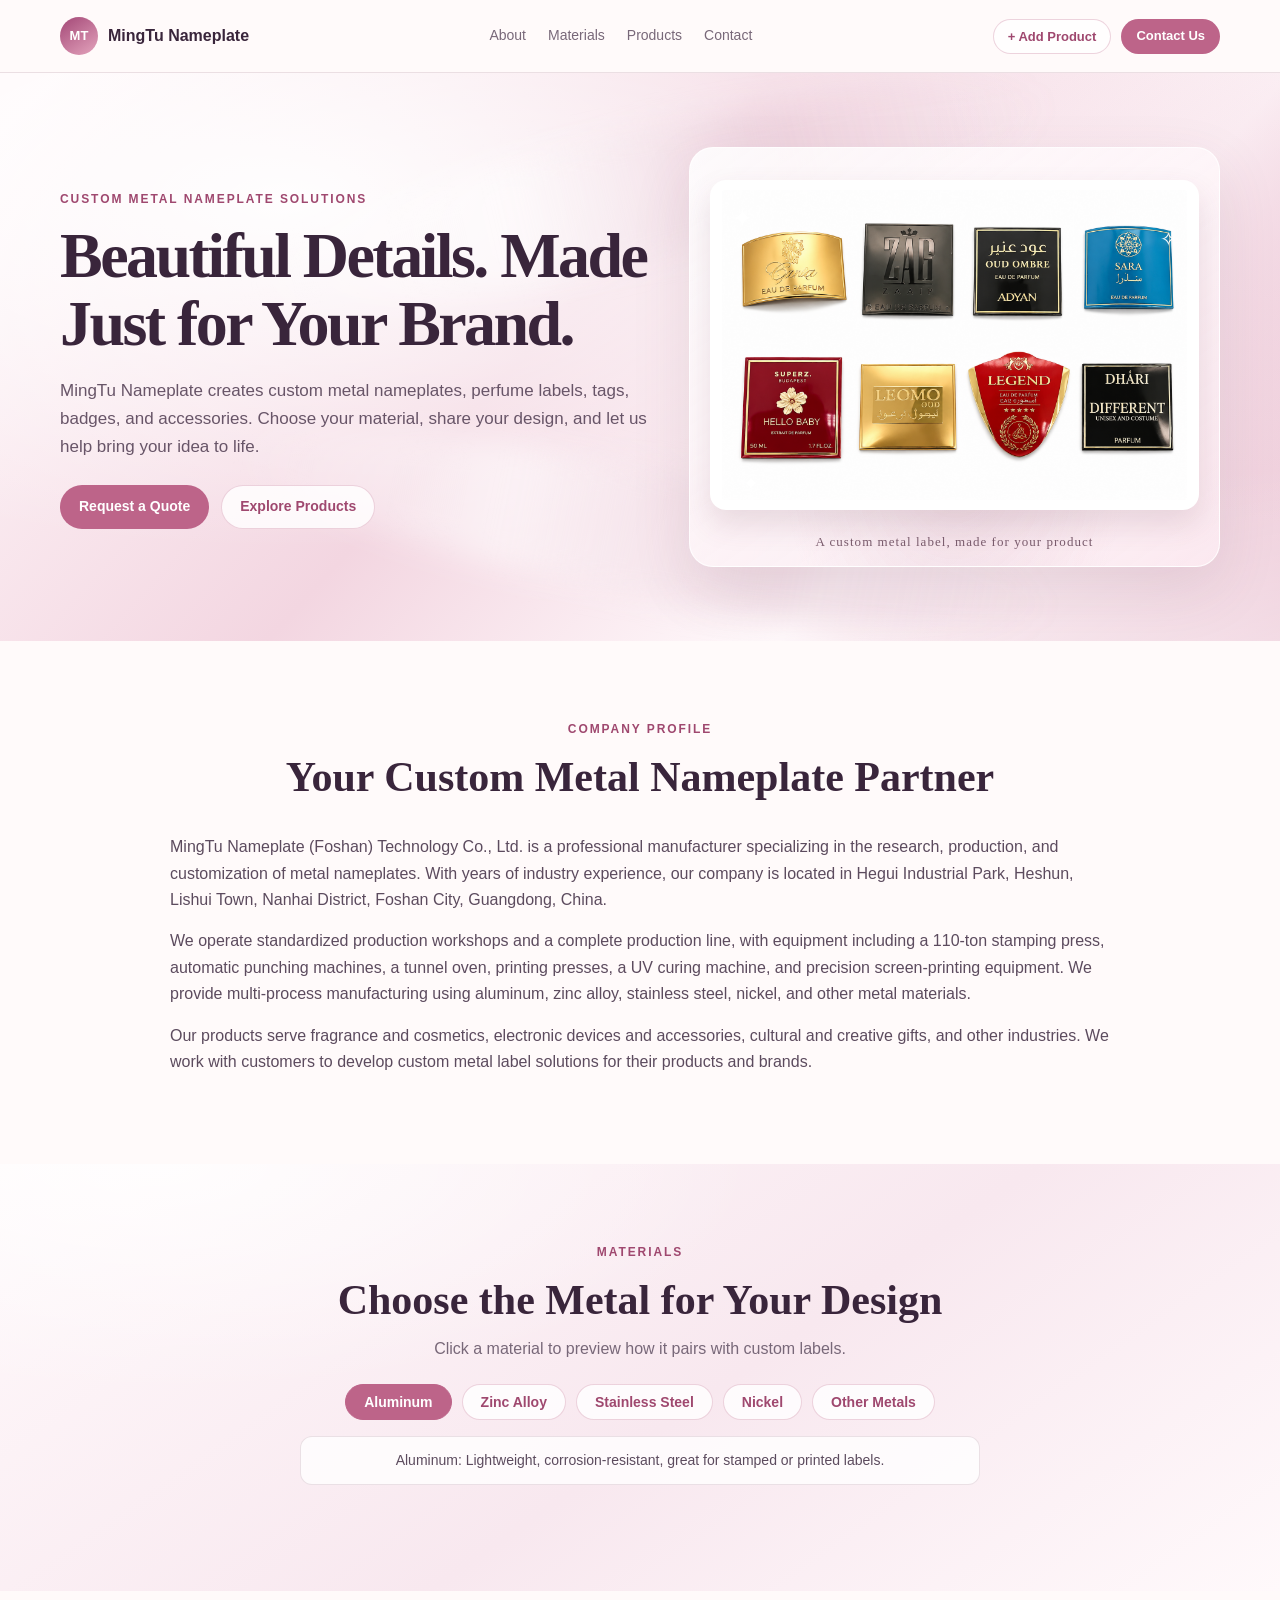
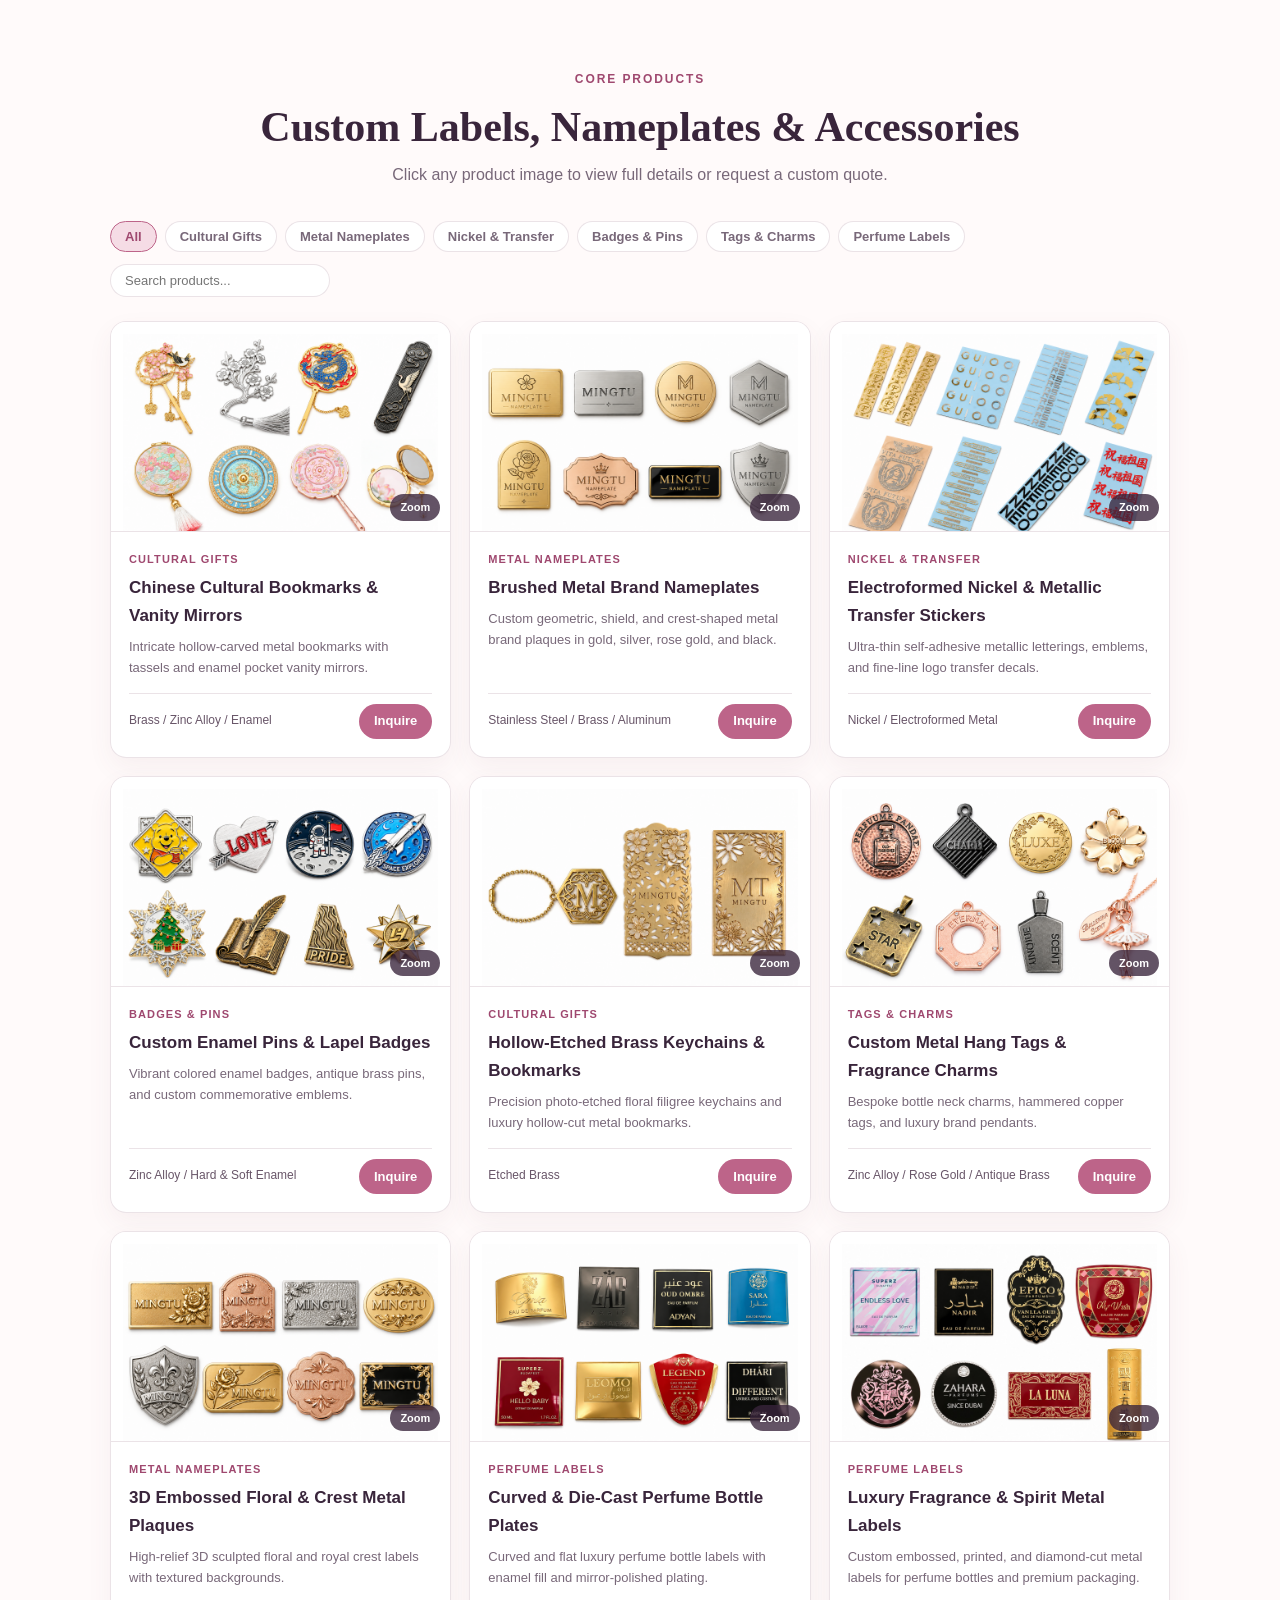
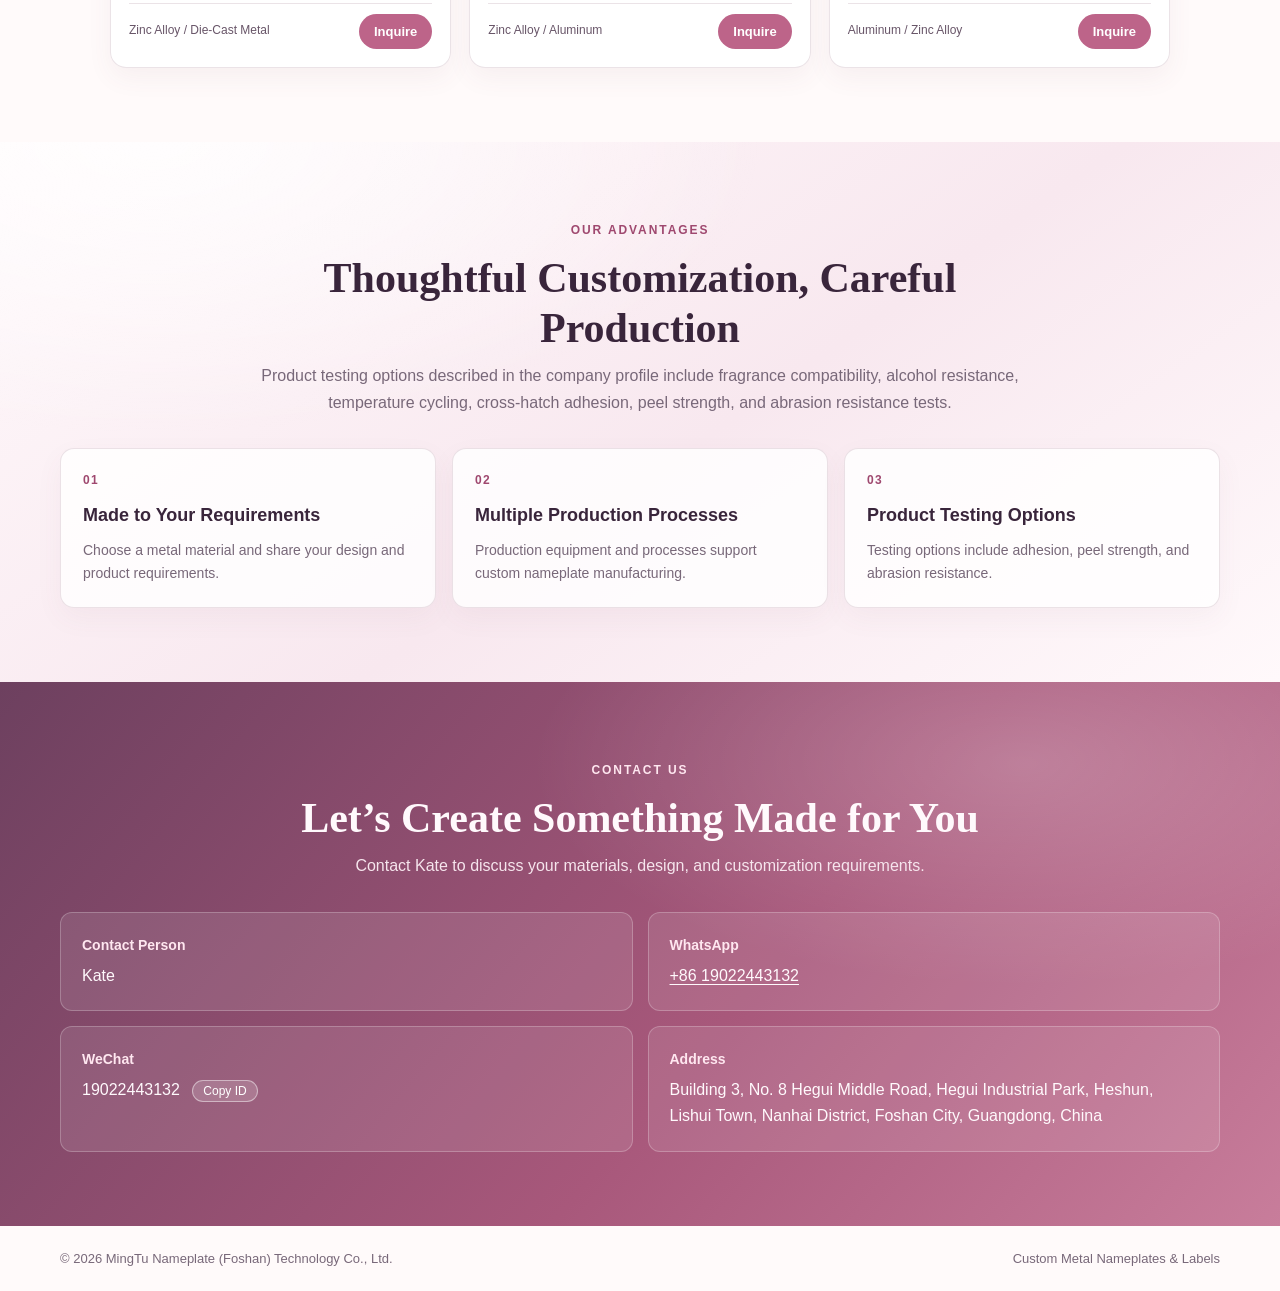
<file: index.html>
<!DOCTYPE html>
<html lang="en">
<head>
  <meta charset="UTF-8" />
  <meta name="viewport" content="width=device-width, initial-scale=1.0" />
  <meta name="description" content="MingTu Nameplate creates custom metal nameplates, perfume labels, tags, and accessories." />
  <title>MingTu Nameplate Kate | Custom Metal Nameplates</title>
  <!--
  ================================================================================
  中文操作指南（GitHub 托管 + 添加新产品与图片说明 - MingTu Nameplate）
  1. GitHub 仓库结构（请确保 images 文件夹与 index.html 在同一目录）：
       - index.html
       - images/image (1).png
       - images/image (2).png
       - images/image (3).png
       - images/image (4).png
       - images/image (5).png
       - images/image (6).png
       - images/image (7).png
       - images/image (8).png
       - images/image (9).png
  2. 替换首屏（Hero）主图：
       在 <section class="hero"> 的 .stage 中修改 heroPhoto 的 src 路径即可。
  3. 添加新产品：
       将新图片上传至 "images" 文件夹，然后在下方 <script> 的 PRODUCTS_DATA 数组中
       复制一个 { ... } 产品对象，修改 name、category、material、image 和 desc 后保存提交。
  ================================================================================
  -->
  <style>
    :root {
      --ink: #39253b;
      --muted: #786879;
      --pink: #bd6489;
      --pink-dark: #9f486f;
      --rose: #f5dce5;
      --line: rgba(132, 82, 106, .16);
      --white: #fffdfd;
    }
    * { box-sizing: border-box; }
    html { scroll-behavior: smooth; }
    body {
      margin: 0;
      color: var(--ink);
      background: #fffafa;
      font-family: Arial, Helvetica, sans-serif;
      line-height: 1.65;
    }
    a { color: inherit; text-decoration: none; }
    button, input, select, textarea { font-family: inherit; }
    code {
      padding: 2px 6px;
      border-radius: 6px;
      background: rgba(189, 100, 137, .12);
      color: var(--pink-dark);
      font-size: 0.9em;
    }
    .container { width: min(1160px, calc(100% - 40px)); margin: 0 auto; }

    /* Header */
    header {
      position: sticky;
      top: 0;
      z-index: 20;
      background: rgba(255, 250, 250, .92);
      border-bottom: 1px solid var(--line);
      backdrop-filter: blur(12px);
    }
    .nav {
      min-height: 72px;
      display: flex;
      align-items: center;
      justify-content: space-between;
      gap: 18px;
    }
    .brand { display: flex; align-items: center; gap: 10px; font-weight: 750; }
    .brand-mark {
      width: 38px;
      height: 38px;
      display: grid;
      place-items: center;
      border-radius: 50%;
      color: white;
      background: linear-gradient(145deg, #a34776, #e4a4bd);
      font-size: 13px;
      font-weight: 800;
    }
    .nav-links { display: flex; gap: 22px; color: var(--muted); font-size: 14px; }
    .nav-links a:hover { color: var(--pink-dark); }
    .nav-actions { display: flex; align-items: center; gap: 10px; }

    /* Buttons */
    .button {
      min-height: 44px;
      display: inline-flex;
      align-items: center;
      justify-content: center;
      padding: 0 18px;
      border: 1px solid transparent;
      border-radius: 999px;
      color: white;
      background: var(--pink);
      font-size: 14px;
      font-weight: 700;
      cursor: pointer;
      transition: .2s ease;
    }
    .button:hover { background: var(--pink-dark); transform: translateY(-1px); }
    .button.light {
      color: var(--pink-dark);
      background: rgba(255,255,255,.82);
      border-color: rgba(189,100,137,.28);
    }
    .button.light:hover { background: white; }
    .button.sm { min-height: 35px; padding: 0 14px; font-size: 13px; }

    /* Silk Hero */
    .silk {
      background-color: #f6dfe8;
      background-image:
        radial-gradient(ellipse at 15% 15%, rgba(255,255,255,.95), transparent 34%),
        radial-gradient(ellipse at 82% 20%, rgba(224,166,191,.42), transparent 32%),
        radial-gradient(ellipse at 70% 82%, rgba(255,255,255,.72), transparent 31%),
        linear-gradient(132deg, #fff8fa 2%, #f3d6e1 29%, #fff9fb 48%, #e9bfd0 68%, #fff8fa 86%);
      background-size: 150% 150%;
      animation: silk-shift 18s ease-in-out infinite alternate;
    }
    @keyframes silk-shift {
      from { background-position: 0% 40%; }
      to { background-position: 100% 60%; }
    }

    .hero {
      position: relative;
      overflow: hidden;
      padding: 74px 0;
    }
    .hero::before, .hero::after {
      position: absolute;
      width: 65%;
      height: 130px;
      left: 18%;
      border-radius: 50%;
      background: linear-gradient(90deg, transparent, rgba(255,255,255,.55), rgba(183,107,143,.14), transparent);
      filter: blur(15px);
      transform: rotate(-13deg);
      content: "";
      pointer-events: none;
    }
    .hero::before { top: 10%; }
    .hero::after { bottom: 8%; transform: rotate(11deg); }
    .hero-grid {
      position: relative;
      z-index: 1;
      display: grid;
      grid-template-columns: 1.05fr .95fr;
      align-items: center;
      gap: 42px;
    }
    .eyebrow {
      display: inline-block;
      margin-bottom: 12px;
      color: var(--pink-dark);
      font-size: 12px;
      font-weight: 800;
      letter-spacing: .16em;
      text-transform: uppercase;
    }
    h1 {
      max-width: 680px;
      margin: 0;
      font-family: Georgia, "Times New Roman", serif;
      font-size: clamp(40px, 5.2vw, 64px);
      line-height: 1.07;
      letter-spacing: -.04em;
    }
    .hero-copy > p { max-width: 620px; margin: 18px 0 24px; color: #685568; font-size: 17px; }
    .actions { display: flex; flex-wrap: wrap; gap: 12px; }

    /* Hero Banner Image Stage */
    .stage {
      position: relative;
      min-height: 420px;
      display: grid;
      place-items: center;
      overflow: hidden;
      padding: 20px 20px 44px;
      border: 1px solid rgba(255,255,255,.85);
      border-radius: 24px;
      background:
        radial-gradient(ellipse at 50% 77%, rgba(167,96,128,.16), transparent 46%),
        linear-gradient(145deg, rgba(255,255,255,.85), rgba(255,239,245,.68));
      box-shadow: 0 22px 60px rgba(107,54,79,.12);
    }
    .hero-banner-img {
      position: relative;
      z-index: 1;
      width: 100%;
      max-height: 330px;
      object-fit: contain;
      border-radius: 16px;
      background: #ffffff;
      padding: 10px;
      box-shadow: 0 14px 30px rgba(104,57,78,.14);
      animation: bottle-float 5s ease-in-out infinite;
    }
    .stage::before {
      position: absolute;
      width: 270px;
      height: 270px;
      border-radius: 50%;
      background: rgba(255,255,255,.64);
      filter: blur(14px);
      content: "";
    }
    .bottle {
      position: relative;
      z-index: 1;
      width: 195px;
      height: 255px;
      border: 2px solid rgba(255,255,255,.88);
      border-radius: 38px 38px 27px 27px;
      background:
        linear-gradient(100deg, rgba(255,255,255,.35), rgba(255,255,255,.82) 43%, rgba(235,191,207,.45)),
        linear-gradient(180deg, rgba(255,255,255,.45), rgba(230,179,198,.35));
      box-shadow:
        inset 12px 0 18px rgba(255,255,255,.82),
        inset -12px 0 22px rgba(185,115,148,.12),
        0 30px 50px rgba(104,57,78,.22);
      animation: bottle-float 5s ease-in-out infinite;
    }
    .bottle::before {
      position: absolute;
      top: -46px;
      left: 58px;
      width: 75px;
      height: 46px;
      border: 2px solid rgba(255,255,255,.8);
      border-radius: 10px 10px 3px 3px;
      background: linear-gradient(90deg, #b98c57, #f3dfb7 45%, #ba915e);
      box-shadow: 0 7px 12px rgba(107,62,74,.15);
      content: "";
    }
    .bottle::after {
      position: absolute;
      right: 14px;
      bottom: 0;
      left: 14px;
      height: 35%;
      border-radius: 0 0 18px 18px;
      background: linear-gradient(180deg, rgba(238,199,165,.12), rgba(223,175,138,.4));
      content: "";
    }
    .label {
      position: absolute;
      z-index: 2;
      top: 95px;
      left: 24px;
      width: 143px;
      min-height: 77px;
      display: grid;
      align-content: center;
      justify-items: center;
      border: 2px solid #e4c27d;
      border-radius: 5px;
      color: #f9e8c2;
      background: linear-gradient(140deg, #4a2b3c, #7a405a 60%, #392335);
      box-shadow: 0 8px 16px rgba(67,39,52,.22), inset 0 0 0 3px rgba(241,213,159,.13);
      font-family: Georgia, "Times New Roman", serif;
      font-size: 14px;
      letter-spacing: .16em;
      text-align: center;
      animation: label-apply 5s ease-in-out infinite;
    }
    .label small { display: block; margin-top: 4px; font-family: Arial, sans-serif; font-size: 8px; letter-spacing: .2em; }
    .sparkle { position: absolute; z-index: 2; color: #fff; text-shadow: 0 1px 12px #fff; animation: twinkle 2.6s ease-in-out infinite; }
    .s1 { top: 12%; left: 8%; font-size: 25px; }
    .s2 { top: 18%; right: 8%; font-size: 20px; animation-delay: .8s; }
    .s3 { bottom: 16%; left: 10%; font-size: 19px; animation-delay: 1.5s; }
    .stage-caption {
      position: absolute;
      right: 18px;
      bottom: 14px;
      left: 18px;
      z-index: 3;
      color: #785a6b;
      font-family: Georgia, "Times New Roman", serif;
      font-size: 13px;
      letter-spacing: .08em;
      text-align: center;
    }
    @keyframes bottle-float {
      0%, 100% { transform: translateY(0) rotate(-1deg); }
      50% { transform: translateY(-8px) rotate(1deg); }
    }
    @keyframes label-apply {
      0%, 12% { opacity: .55; transform: translateY(-18px) rotate(-7deg) scale(.96); }
      32%, 75%, 100% { opacity: 1; transform: translateY(0) rotate(0) scale(1); }
      82% { transform: translateY(1px) scale(1.02); }
    }
    @keyframes twinkle {
      0%, 100% { opacity: .45; transform: scale(.85); }
      50% { opacity: 1; transform: scale(1.15); }
    }

    /* Sections */
    section { padding: 74px 0; }
    .section-heading { max-width: 760px; margin: 0 auto 32px; text-align: center; }
    .section-heading h2 {
      margin: 0 0 10px;
      font-family: Georgia, "Times New Roman", serif;
      font-size: clamp(30px, 4vw, 42px);
      line-height: 1.2;
    }
    .section-heading p { margin: 0; color: var(--muted); }
    .about-copy { max-width: 940px; margin: auto; color: #5c4b5e; }
    .about-copy p { margin: 0 0 15px; }

    .soft-bg {
      background:
        radial-gradient(ellipse at 12% 0%, rgba(255,255,255,.8), transparent 38%),
        linear-gradient(145deg, #fff9fb, #f8e8ef 55%, #fff9fb);
    }
    .grid-3 { display: grid; grid-template-columns: repeat(3, 1fr); gap: 16px; }
    .card {
      padding: 22px;
      border: 1px solid var(--line);
      border-radius: 14px;
      background: rgba(255,255,255,.82);
      box-shadow: 0 10px 28px rgba(117,71,92,.05);
    }
    .card h3 { margin: 0 0 8px; font-size: 18px; }
    .card p { margin: 0; color: var(--muted); font-size: 14px; }
    .number { margin-bottom: 10px; color: var(--pink-dark); font-size: 12px; font-weight: 800; letter-spacing: .12em; }

    /* Materials */
    .materials { display: flex; flex-wrap: wrap; justify-content: center; gap: 10px; margin-top: 22px; }
    .mat-btn {
      padding: 9px 18px;
      border: 1px solid rgba(189,100,137,.28);
      border-radius: 999px;
      color: var(--pink-dark);
      background: rgba(255,255,255,.82);
      font-size: 14px;
      font-weight: 700;
      cursor: pointer;
      transition: .2s ease;
    }
    .mat-btn:hover, .mat-btn.active {
      background: var(--pink);
      color: #fff;
      border-color: var(--pink);
    }
    .mat-note {
      max-width: 680px;
      margin: 16px auto 0;
      padding: 12px 18px;
      border-radius: 12px;
      background: rgba(255,255,255,.78);
      border: 1px solid var(--line);
      color: #5c4b5e;
      font-size: 14px;
      text-align: center;
    }

    /* Products */
    .toolbar {
      display: flex;
      flex-wrap: wrap;
      align-items: center;
      justify-content: space-between;
      gap: 12px;
      max-width: 1060px;
      margin: 0 auto 24px;
    }
    .filters { display: flex; flex-wrap: wrap; gap: 8px; }
    .filter-btn {
      padding: 7px 14px;
      border-radius: 999px;
      border: 1px solid var(--line);
      background: #fff;
      color: var(--muted);
      font-size: 13px;
      font-weight: 700;
      cursor: pointer;
    }
    .filter-btn.active, .filter-btn:hover {
      background: var(--rose);
      color: var(--pink-dark);
      border-color: var(--pink);
    }
    .search-input {
      min-width: 220px;
      padding: 8px 14px;
      border-radius: 999px;
      border: 1px solid var(--line);
      background: #fff;
      color: var(--ink);
      font-size: 13px;
    }

    .product-grid {
      display: grid;
      grid-template-columns: repeat(3, 1fr);
      gap: 18px;
      max-width: 1060px;
      margin: 0 auto;
    }
    .product-card {
      display: flex;
      flex-direction: column;
      justify-content: space-between;
      border: 1px solid var(--line);
      border-radius: 16px;
      background: rgba(255,255,255,.94);
      overflow: hidden;
      box-shadow: 0 10px 26px rgba(117,71,92,.06);
      transition: transform .2s ease, box-shadow .2s ease;
    }
    .product-card:hover {
      transform: translateY(-3px);
      box-shadow: 0 16px 34px rgba(117,71,92,.11);
    }
    .product-thumb {
      position: relative;
      height: 210px;
      background: #ffffff;
      border-bottom: 1px solid var(--line);
      display: grid;
      place-items: center;
      padding: 12px;
      overflow: hidden;
      cursor: zoom-in;
    }
    .product-thumb img {
      width: 100%;
      height: 100%;
      object-fit: contain;
      display: block;
      transition: transform .3s ease;
    }
    .product-card:hover .product-thumb img { transform: scale(1.04); }
    .zoom-badge {
      position: absolute;
      right: 10px;
      bottom: 10px;
      padding: 4px 10px;
      border-radius: 999px;
      background: rgba(57, 37, 59, .78);
      color: #fff;
      font-size: 11px;
      font-weight: 700;
    }
    .placeholder-plaque {
      padding: 13px 20px;
      border: 1.5px solid #d7b26d;
      border-radius: 6px;
      background: linear-gradient(140deg, #4a2b3c, #7a405a);
      color: #f9e8c2;
      font-family: Georgia, serif;
      font-size: 13px;
      letter-spacing: .12em;
      text-align: center;
    }
    .product-body { padding: 18px; flex: 1; display: flex; flex-direction: column; justify-content: space-between; }
    .product-meta {
      font-size: 11px;
      font-weight: 800;
      letter-spacing: .1em;
      text-transform: uppercase;
      color: var(--pink-dark);
      margin-bottom: 6px;
    }
    .product-title { margin: 0 0 6px; font-size: 17px; }
    .product-desc { margin: 0 0 14px; font-size: 13px; color: var(--muted); }
    .product-foot {
      display: flex;
      align-items: center;
      justify-content: space-between;
      gap: 8px;
      padding-top: 10px;
      border-top: 1px solid var(--line);
      font-size: 12px;
      color: #685568;
    }

    /* Contact */
    .contact {
      color: #fff9fc;
      background:
        radial-gradient(ellipse at 80% 15%, rgba(255,255,255,.22), transparent 34%),
        linear-gradient(130deg, #6d405f, #a8587b 58%, #c87d9b);
    }
    .contact .section-heading p { color: #f6e5ed; }
    .contact .eyebrow { color: #ffe7f0; }
    .contact-grid { display: grid; grid-template-columns: 1fr 1fr; gap: 15px; }
    .contact-card { padding: 21px; border: 1px solid rgba(255,255,255,.23); border-radius: 12px; background: rgba(255,255,255,.1); }
    .contact-card h3 { margin: 0 0 6px; color: #ffe7f0; font-size: 14px; }
    .contact-card p { margin: 0; overflow-wrap: anywhere; }
    .contact-card a { text-decoration: underline; text-underline-offset: 3px; }
    .copy-wechat {
      margin-left: 8px;
      padding: 3px 10px;
      border-radius: 999px;
      border: 1px solid rgba(255,255,255,.45);
      background: rgba(255,255,255,.16);
      color: #fff;
      font-size: 12px;
      cursor: pointer;
    }
    .copy-wechat:hover { background: rgba(255,255,255,.3); }

    footer { padding: 22px 0; color: var(--muted); background: #fffafa; font-size: 13px; }
    .footer-row { display: flex; justify-content: space-between; gap: 16px; }

    /* Modals */
    .modal-backdrop {
      position: fixed;
      inset: 0;
      z-index: 50;
      background: rgba(45, 24, 43, .65);
      display: none;
      align-items: center;
      justify-content: center;
      padding: 18px;
    }
    .modal-backdrop.open { display: flex; }
    .modal {
      width: min(620px, 100%);
      max-height: 90vh;
      overflow-y: auto;
      background: #fffdfd;
      color: var(--ink);
      border-radius: 18px;
      padding: 24px;
      box-shadow: 0 24px 60px rgba(35, 15, 32, .3);
    }
    .modal-head { display: flex; justify-content: space-between; align-items: center; margin-bottom: 14px; gap: 12px; }
    .modal-head h3 { margin: 0; font-size: 20px; }
    .close-btn {
      border: none;
      background: var(--rose);
      color: var(--pink-dark);
      width: 32px;
      height: 32px;
      border-radius: 50%;
      font-weight: 800;
      cursor: pointer;
      flex-shrink: 0;
    }
    .field { margin-bottom: 12px; }
    .field label { display: block; font-size: 13px; font-weight: 700; margin-bottom: 4px; }
    .field input, .field select, .field textarea {
      width: 100%;
      padding: 9px 12px;
      border-radius: 10px;
      border: 1px solid var(--line);
      font-size: 14px;
      background: #fff;
    }
    pre.code-out {
      background: #281726;
      color: #ffe8f2;
      padding: 12px;
      border-radius: 10px;
      font-size: 12px;
      overflow-x: auto;
      white-space: pre-wrap;
    }
    .lightbox-img {
      width: 100%;
      max-height: 400px;
      object-fit: contain;
      border-radius: 12px;
      background: #ffffff;
      border: 1px solid var(--line);
      padding: 10px;
      margin-bottom: 14px;
    }

    @media (max-width: 900px) {
      .product-grid { grid-template-columns: repeat(2, 1fr); }
    }
    @media (max-width: 800px) {
      .nav-links { display: none; }
      .hero-grid { grid-template-columns: 1fr; }
      .stage { min-height: 380px; }
      .grid-3 { grid-template-columns: 1fr 1fr; }
    }
    @media (max-width: 560px) {
      .container { width: min(100% - 28px, 1160px); }
      .hero { padding: 58px 0; }
      .stage { min-height: 340px; }
      .grid-3, .product-grid, .contact-grid { grid-template-columns: 1fr; }
      .footer-row { flex-direction: column; }
      section { padding: 60px 0; }
    }
  </style>
</head>
<body>
  <header>
    <div class="container nav">
      <a class="brand" href="#home"><span class="brand-mark">MT</span><span>MingTu Nameplate</span></a>
      <nav class="nav-links" aria-label="Main navigation">
        <a href="#about">About</a>
        <a href="#materials">Materials</a>
        <a href="#products">Products</a>
        <a href="#contact">Contact</a>
      </nav>
      <div class="nav-actions">
        <button class="button light sm" type="button" id="openAddProductBtn">+ Add Product</button>
        <a class="button sm" href="#contact">Contact Us</a>
      </div>
    </div>
  </header>

  <main>
    <section class="hero silk" id="home">
      <div class="container hero-grid">
        <div class="hero-copy">
          <div class="eyebrow">Custom Metal Nameplate Solutions</div>
          <h1>Beautiful Details. Made Just for Your Brand.</h1>
          <p>
            MingTu Nameplate creates custom metal nameplates, perfume labels,
            tags, badges, and accessories. Choose your material, share your
            design, and let us help bring your idea to life.
          </p>
          <div class="actions">
            <a class="button" href="#contact">Request a Quote</a>
            <a class="button light" href="#products">Explore Products</a>
          </div>
        </div>
        <div class="stage" role="img" aria-label="Showcase image of custom metal perfume labels by MingTu Nameplate">
          <span class="sparkle s1">✦</span>
          <span class="sparkle s2">✧</span>
          <span class="sparkle s3">✦</span>
          <img
            id="heroBannerImg"
            class="hero-banner-img"
            src="images/image%20(8).png"
            alt="MingTu custom metal perfume bottle labels and plates"
            onerror="this.style.display='none'; document.getElementById('heroBottleFallback').style.display='block';"
          />
          <div class="bottle" id="heroBottleFallback" style="display:none;">
            <div class="label" id="heroLabel">MINGTU<small id="heroLabelSub">METAL NAMEPLATE</small></div>
          </div>
          <div class="stage-caption">A custom metal label, made for your product</div>
        </div>
      </div>
    </section>

    <section id="about">
      <div class="container">
        <div class="section-heading">
          <div class="eyebrow">Company Profile</div>
          <h2>Your Custom Metal Nameplate Partner</h2>
        </div>
        <div class="about-copy">
          <p>
            MingTu Nameplate (Foshan) Technology Co., Ltd. is a professional
            manufacturer specializing in the research, production, and
            customization of metal nameplates. With years of industry
            experience, our company is located in Hegui Industrial Park,
            Heshun, Lishui Town, Nanhai District, Foshan City, Guangdong, China.
          </p>
          <p>
            We operate standardized production workshops and a complete
            production line, with equipment including a 110-ton stamping press,
            automatic punching machines, a tunnel oven, printing presses, a UV
            curing machine, and precision screen-printing equipment. We provide
            multi-process manufacturing using aluminum, zinc alloy, stainless
            steel, nickel, and other metal materials.
          </p>
          <p>
            Our products serve fragrance and cosmetics, electronic devices and
            accessories, cultural and creative gifts, and other industries. We
            work with customers to develop custom metal label solutions for
            their products and brands.
          </p>
        </div>
      </div>
    </section>

    <section class="soft-bg" id="materials">
      <div class="container">
        <div class="section-heading">
          <div class="eyebrow">Materials</div>
          <h2>Choose the Metal for Your Design</h2>
          <p>Click a material to preview how it pairs with custom labels.</p>
          <div class="materials" id="materialButtons">
            <button class="mat-btn active" type="button" data-mat="Aluminum" data-note="Aluminum: Lightweight, corrosion-resistant, great for stamped or printed labels.">Aluminum</button>
            <button class="mat-btn" type="button" data-mat="Zinc Alloy" data-note="Zinc Alloy: Ideal for 3D relief perfume labels, hang tags, and sculptural emblems.">Zinc Alloy</button>
            <button class="mat-btn" type="button" data-mat="Stainless Steel" data-note="Stainless Steel: High durability with crisp etching or laser detailing.">Stainless Steel</button>
            <button class="mat-btn" type="button" data-mat="Nickel" data-note="Nickel: Ultra-thin metallic transfer stickers with sharp fine edges.">Nickel</button>
            <button class="mat-btn" type="button" data-mat="Other Metals" data-note="Other Metals: Brass and custom alloys tailored to brand packaging.">Other Metals</button>
          </div>
          <div class="mat-note" id="materialNote">Aluminum: Lightweight, corrosion-resistant, great for stamped or printed labels.</div>
        </div>
      </div>
    </section>

    <section id="products">
      <div class="container">
        <div class="section-heading">
          <div class="eyebrow">Core Products</div>
          <h2>Custom Labels, Nameplates &amp; Accessories</h2>
          <p>Click any product image to view full details or request a custom quote.</p>
        </div>

        <div class="toolbar">
          <div class="filters" id="categoryFilters"></div>
          <input class="search-input" type="search" id="productSearch" placeholder="Search products..." aria-label="Search products" />
        </div>

        <div class="product-grid" id="productGrid"></div>
      </div>
    </section>

    <section class="soft-bg" id="advantages">
      <div class="container">
        <div class="section-heading">
          <div class="eyebrow">Our Advantages</div>
          <h2>Thoughtful Customization, Careful Production</h2>
          <p>
            Product testing options described in the company profile include
            fragrance compatibility, alcohol resistance, temperature cycling,
            cross-hatch adhesion, peel strength, and abrasion resistance tests.
          </p>
        </div>
        <div class="grid-3">
          <article class="card">
            <div class="number">01</div>
            <h3>Made to Your Requirements</h3>
            <p>Choose a metal material and share your design and product requirements.</p>
          </article>
          <article class="card">
            <div class="number">02</div>
            <h3>Multiple Production Processes</h3>
            <p>Production equipment and processes support custom nameplate manufacturing.</p>
          </article>
          <article class="card">
            <div class="number">03</div>
            <h3>Product Testing Options</h3>
            <p>Testing options include adhesion, peel strength, and abrasion resistance.</p>
          </article>
        </div>
      </div>
    </section>

    <section class="contact" id="contact">
      <div class="container">
        <div class="section-heading">
          <div class="eyebrow">Contact Us</div>
          <h2>Let’s Create Something Made for You</h2>
          <p>Contact Kate to discuss your materials, design, and customization requirements.</p>
        </div>
        <div class="contact-grid">
          <div class="contact-card"><h3>Contact Person</h3><p>Kate</p></div>
          <div class="contact-card"><h3>WhatsApp</h3><p><a href="https://wa.me/8619022443132" target="_blank" rel="noopener">+86 19022443132</a></p></div>
          <div class="contact-card">
            <h3>WeChat</h3>
            <p>
              <span id="wechatId">19022443132</span>
              <button class="copy-wechat" type="button" id="copyWechatBtn">Copy ID</button>
            </p>
          </div>
          <div class="contact-card">
            <h3>Address</h3>
            <p>Building 3, No. 8 Hegui Middle Road, Hegui Industrial Park, Heshun, Lishui Town, Nanhai District, Foshan City, Guangdong, China</p>
          </div>
        </div>
      </div>
    </section>
  </main>

  <footer>
    <div class="container footer-row">
      <span>© <span id="year"></span> MingTu Nameplate (Foshan) Technology Co., Ltd.</span>
      <span>Custom Metal Nameplates &amp; Labels</span>
    </div>
  </footer>

  <!-- Modal 1: Add Product & Generate GitHub Snippet -->
  <div class="modal-backdrop" id="addModal" aria-hidden="true">
    <div class="modal">
      <div class="modal-head">
        <h3>Add New Product (添加新产品)</h3>
        <button class="close-btn" type="button" id="closeAddModalBtn">✕</button>
      </div>
      <p style="font-size:13px; color:var(--muted); margin-top:0;">
        Upload an image to preview it live, then upload the image file into your GitHub <code>images/</code> folder and copy the generated object into <code>PRODUCTS_DATA</code>.
      </p>
      <form id="addProductForm">
        <div class="field">
          <label for="pName">Product Name *</label>
          <input id="pName" type="text" required placeholder="e.g., Luxury Perfume Bottle Label" />
        </div>
        <div class="field">
          <label for="pCategory">Category *</label>
          <select id="pCategory">
            <option value="Perfume Labels">Perfume Labels</option>
            <option value="Metal Nameplates">Metal Nameplates</option>
            <option value="Tags & Charms">Tags &amp; Charms</option>
            <option value="Badges & Pins">Badges &amp; Pins</option>
            <option value="Nickel & Transfer">Nickel &amp; Transfer</option>
            <option value="Cultural Gifts">Cultural Gifts</option>
          </select>
        </div>
        <div class="field">
          <label for="pMaterial">Material</label>
          <input id="pMaterial" type="text" value="Zinc Alloy / Aluminum" />
        </div>
        <div class="field">
          <label for="pFile">Select Image File (Browser Preview)</label>
          <input id="pFile" type="file" accept="image/*" />
        </div>
        <div class="field">
          <label for="pPath">GitHub Image Path (inside <code>images/</code>)</label>
          <input id="pPath" type="text" placeholder="images/image (10).png" />
        </div>
        <div class="field">
          <label for="pDesc">Description</label>
          <textarea id="pDesc" rows="2" placeholder="Custom finish, plating color, or packaging details..."></textarea>
        </div>
        <button class="button" type="submit">Preview on Page &amp; Generate Code</button>
      </form>
      <div id="snippetBox" style="display:none; margin-top:16px;">
        <div style="display:flex; justify-content:space-between; align-items:center; margin-bottom:6px;">
          <strong style="font-size:13px;">Copy into <code>PRODUCTS_DATA</code>（中文：复制到代码中保存）：</strong>
          <button class="button light sm" type="button" id="copySnippetBtn">Copy Code</button>
        </div>
        <pre class="code-out" id="snippetCode"></pre>
      </div>
    </div>
  </div>

  <!-- Modal 2: Product Detail & Image Zoom Lightbox -->
  <div class="modal-backdrop" id="viewModal" aria-hidden="true">
    <div class="modal">
      <div class="modal-head">
        <h3 id="viewTitle">Product Details</h3>
        <button class="close-btn" type="button" id="closeViewModalBtn">✕</button>
      </div>
      <div id="viewMedia"></div>
      <p style="font-size:12px; font-weight:800; color:var(--pink-dark); text-transform:uppercase; margin:0 0 6px;" id="viewMeta"></p>
      <p style="font-size:14px; color:var(--muted); margin:0 0 16px;" id="viewDesc"></p>
      <div style="display:flex; gap:10px; flex-wrap:wrap;">
        <a class="button" id="viewWaBtn" href="#" target="_blank" rel="noopener">Inquire on WhatsApp</a>
        <button class="button light" type="button" id="closeViewModalBtn2">Close</button>
      </div>
    </div>
  </div>

  <script>
    document.getElementById("year").textContent = new Date().getFullYear();

    // =========================================================================
    // 中文产品管理说明（在 GitHub 上添加新产品和图片）
    // 1. 将图片放入 GitHub 仓库的 "images" 文件夹中（image (1).png 至 image (9).png）。
    // 2. 如需添加新产品，复制下方任意一个 { ... } 对象粘贴到数组末尾，
    //    修改 name、category、material、image 和 desc 后保存并 Commit 即可。
    // =========================================================================
    const PRODUCTS_DATA = [
      {
        name: "Chinese Cultural Bookmarks & Vanity Mirrors",
        category: "Cultural Gifts",
        material: "Brass / Zinc Alloy / Enamel",
        image: "images/image (1).png",
        desc: "Intricate hollow-carved metal bookmarks with tassels and enamel pocket vanity mirrors."
      },
      {
        name: "Brushed Metal Brand Nameplates",
        category: "Metal Nameplates",
        material: "Stainless Steel / Brass / Aluminum",
        image: "images/image (2).png",
        desc: "Custom geometric, shield, and crest-shaped metal brand plaques in gold, silver, rose gold, and black."
      },
      {
        name: "Electroformed Nickel & Metallic Transfer Stickers",
        category: "Nickel & Transfer",
        material: "Nickel / Electroformed Metal",
        image: "images/image (3).png",
        desc: "Ultra-thin self-adhesive metallic letterings, emblems, and fine-line logo transfer decals."
      },
      {
        name: "Custom Enamel Pins & Lapel Badges",
        category: "Badges & Pins",
        material: "Zinc Alloy / Hard & Soft Enamel",
        image: "images/image (4).png",
        desc: "Vibrant colored enamel badges, antique brass pins, and custom commemorative emblems."
      },
      {
        name: "Hollow-Etched Brass Keychains & Bookmarks",
        category: "Cultural Gifts",
        material: "Etched Brass",
        image: "images/image (5).png",
        desc: "Precision photo-etched floral filigree keychains and luxury hollow-cut metal bookmarks."
      },
      {
        name: "Custom Metal Hang Tags & Fragrance Charms",
        category: "Tags & Charms",
        material: "Zinc Alloy / Rose Gold / Antique Brass",
        image: "images/image (6).png",
        desc: "Bespoke bottle neck charms, hammered copper tags, and luxury brand pendants."
      },
      {
        name: "3D Embossed Floral & Crest Metal Plaques",
        category: "Metal Nameplates",
        material: "Zinc Alloy / Die-Cast Metal",
        image: "images/image (7).png",
        desc: "High-relief 3D sculpted floral and royal crest labels with textured backgrounds."
      },
      {
        name: "Curved & Die-Cast Perfume Bottle Plates",
        category: "Perfume Labels",
        material: "Zinc Alloy / Aluminum",
        image: "images/image (8).png",
        desc: "Curved and flat luxury perfume bottle labels with enamel fill and mirror-polished plating."
      },
      {
        name: "Luxury Fragrance & Spirit Metal Labels",
        category: "Perfume Labels",
        material: "Aluminum / Zinc Alloy",
        image: "images/image (9).png",
        desc: "Custom embossed, printed, and diamond-cut metal labels for perfume bottles and premium packaging."
      }
    ];

    let activeCategory = "All";
    let uploadedDataUrl = "";

    const productGrid = document.getElementById("productGrid");
    const categoryFilters = document.getElementById("categoryFilters");
    const productSearch = document.getElementById("productSearch");

    function getCategories() {
      return ["All", ...new Set(PRODUCTS_DATA.map((p) => p.category))];
    }

    function renderFilters() {
      categoryFilters.innerHTML = getCategories()
        .map(
          (cat) =>
            `<button class="filter-btn ${cat === activeCategory ? "active" : ""}" type="button" data-cat="${cat}">${cat}</button>`
        )
        .join("");
    }

    function renderProducts() {
      const q = productSearch.value.trim().toLowerCase();
      const filtered = PRODUCTS_DATA.filter((item) => {
        const matchesCat = activeCategory === "All" || item.category === activeCategory;
        const matchesQuery =
          !q ||
          item.name.toLowerCase().includes(q) ||
          item.material.toLowerCase().includes(q) ||
          item.desc.toLowerCase().includes(q);
        return matchesCat && matchesQuery;
      });

      if (!filtered.length) {
        productGrid.innerHTML = `<p style="grid-column:1/-1; text-align:center; color:var(--muted);">No matching products found.</p>`;
        return;
      }

      productGrid.innerHTML = filtered
        .map((item) => {
          const idx = PRODUCTS_DATA.indexOf(item);
          const waText = encodeURIComponent(
            `Hello Kate, I'm interested in: ${item.name} (${item.material}).`
          );
          const rawSrc = item.image.trim();
          const imgSrc = rawSrc.startsWith("data:") ? rawSrc : encodeURI(rawSrc);
          return `
            <article class="product-card">
              <div class="product-thumb" data-index="${idx}" title="Click to zoom">
                <img src="${imgSrc}" alt="${item.name}" onerror="this.style.display='none'; this.nextElementSibling.style.display='block';" />
                <div class="placeholder-plaque" style="display:none;">MINGTU<br><small style="font-size:9px;letter-spacing:.12em;">${item.image}</small></div>
                <span class="zoom-badge">Zoom</span>
              </div>
              <div class="product-body">
                <div>
                  <div class="product-meta">${item.category}</div>
                  <h3 class="product-title">${item.name}</h3>
                  <p class="product-desc">${item.desc}</p>
                </div>
                <div class="product-foot">
                  <span>${item.material}</span>
                  <a class="button sm" href="https://wa.me/8619022443132?text=${waText}" target="_blank" rel="noopener">Inquire</a>
                </div>
              </div>
            </article>
          `;
        })
        .join("");
    }

    categoryFilters.addEventListener("click", (e) => {
      const btn = e.target.closest(".filter-btn");
      if (!btn) return;
      activeCategory = btn.dataset.cat;
      renderFilters();
      renderProducts();
    });

    productSearch.addEventListener("input", renderProducts);

    // Interactive Material Selector
    const heroLabelSub = document.getElementById("heroLabelSub");
    const materialNote = document.getElementById("materialNote");
    document.getElementById("materialButtons").addEventListener("click", (e) => {
      const btn = e.target.closest(".mat-btn");
      if (!btn) return;
      document.querySelectorAll(".mat-btn").forEach((b) => b.classList.remove("active"));
      btn.classList.add("active");
      if (heroLabelSub) heroLabelSub.textContent = btn.dataset.mat.toUpperCase();
      materialNote.textContent = btn.dataset.note;
    });

    // Copy WeChat ID
    const copyWechatBtn = document.getElementById("copyWechatBtn");
    copyWechatBtn.addEventListener("click", async () => {
      const id = document.getElementById("wechatId").textContent.trim();
      try {
        await navigator.clipboard.writeText(id);
        copyWechatBtn.textContent = "Copied!";
        setTimeout(() => (copyWechatBtn.textContent = "Copy ID"), 1800);
      } catch {
        copyWechatBtn.textContent = id;
      }
    });

    // Lightbox Preview Modal
    const viewModal = document.getElementById("viewModal");
    productGrid.addEventListener("click", (e) => {
      const thumb = e.target.closest(".product-thumb");
      if (!thumb) return;
      const item = PRODUCTS_DATA[Number(thumb.dataset.index)];
      if (!item) return;

      document.getElementById("viewTitle").textContent = item.name;
      document.getElementById("viewMeta").textContent = `${item.category} • ${item.material}`;
      document.getElementById("viewDesc").textContent = item.desc;
      const waText = encodeURIComponent(`Hello Kate, I'd like a quote for: ${item.name} (${item.material}).`);
      document.getElementById("viewWaBtn").href = `https://wa.me/8619022443132?text=${waText}`;

      const mediaBox = document.getElementById("viewMedia");
      const rawSrc = item.image.trim();
      const imgSrc = rawSrc.startsWith("data:") ? rawSrc : encodeURI(rawSrc);
      mediaBox.innerHTML = `<img class="lightbox-img" src="${imgSrc}" alt="${item.name}" onerror="this.outerHTML='<div class=\\'placeholder-plaque\\' style=\\'margin-bottom:14px;\\'>MINGTU<br><small>${item.image}</small></div>';" />`;

      viewModal.classList.add("open");
    });

    ["closeViewModalBtn", "closeViewModalBtn2"].forEach((id) => {
      document.getElementById(id).addEventListener("click", () => viewModal.classList.remove("open"));
    });
    viewModal.addEventListener("click", (e) => {
      if (e.target === viewModal) viewModal.classList.remove("open");
    });

    // Add Product & Code Generator Modal
    const addModal = document.getElementById("addModal");
    const pFile = document.getElementById("pFile");
    const pPath = document.getElementById("pPath");
    const snippetBox = document.getElementById("snippetBox");
    const snippetCode = document.getElementById("snippetCode");
    const copySnippetBtn = document.getElementById("copySnippetBtn");

    document.getElementById("openAddProductBtn").addEventListener("click", () => addModal.classList.add("open"));
    document.getElementById("closeAddModalBtn").addEventListener("click", () => addModal.classList.remove("open"));
    addModal.addEventListener("click", (e) => {
      if (e.target === addModal) addModal.classList.remove("open");
    });

    pFile.addEventListener("change", () => {
      const file = pFile.files && pFile.files[0];
      if (!file) return;
      if (!pPath.value.trim()) {
        pPath.value = `images/${file.name}`;
      }
      const reader = new FileReader();
      reader.onload = () => {
        uploadedDataUrl = reader.result;
      };
      reader.readAsDataURL(file);
    });

    document.getElementById("addProductForm").addEventListener("submit", (e) => {
      e.preventDefault();
      const name = document.getElementById("pName").value.trim();
      const category = document.getElementById("pCategory").value;
      const material = document.getElementById("pMaterial").value.trim() || "Custom Metal";
      const pathVal = pPath.value.trim() || "images/image (10).png";
      const desc = document.getElementById("pDesc").value.trim() || "Custom metal nameplate product.";

      PRODUCTS_DATA.push({
        name,
        category,
        material,
        image: uploadedDataUrl || pathVal,
        desc
      });

      activeCategory = "All";
      renderFilters();
      renderProducts();

      snippetCode.textContent =
        JSON.stringify({ name, category, material, image: pathVal, desc }, null, 2) + ",";
      snippetBox.style.display = "block";
      uploadedDataUrl = "";
    });

    copySnippetBtn.addEventListener("click", async () => {
      try {
        await navigator.clipboard.writeText(snippetCode.textContent);
        copySnippetBtn.textContent = "Copied!";
        setTimeout(() => (copySnippetBtn.textContent = "Copy Code"), 1800);
      } catch {
        copySnippetBtn.textContent = "Select & Copy";
      }
    });

    renderFilters();
    renderProducts();
  </script>
</body>
</html>
</file>
